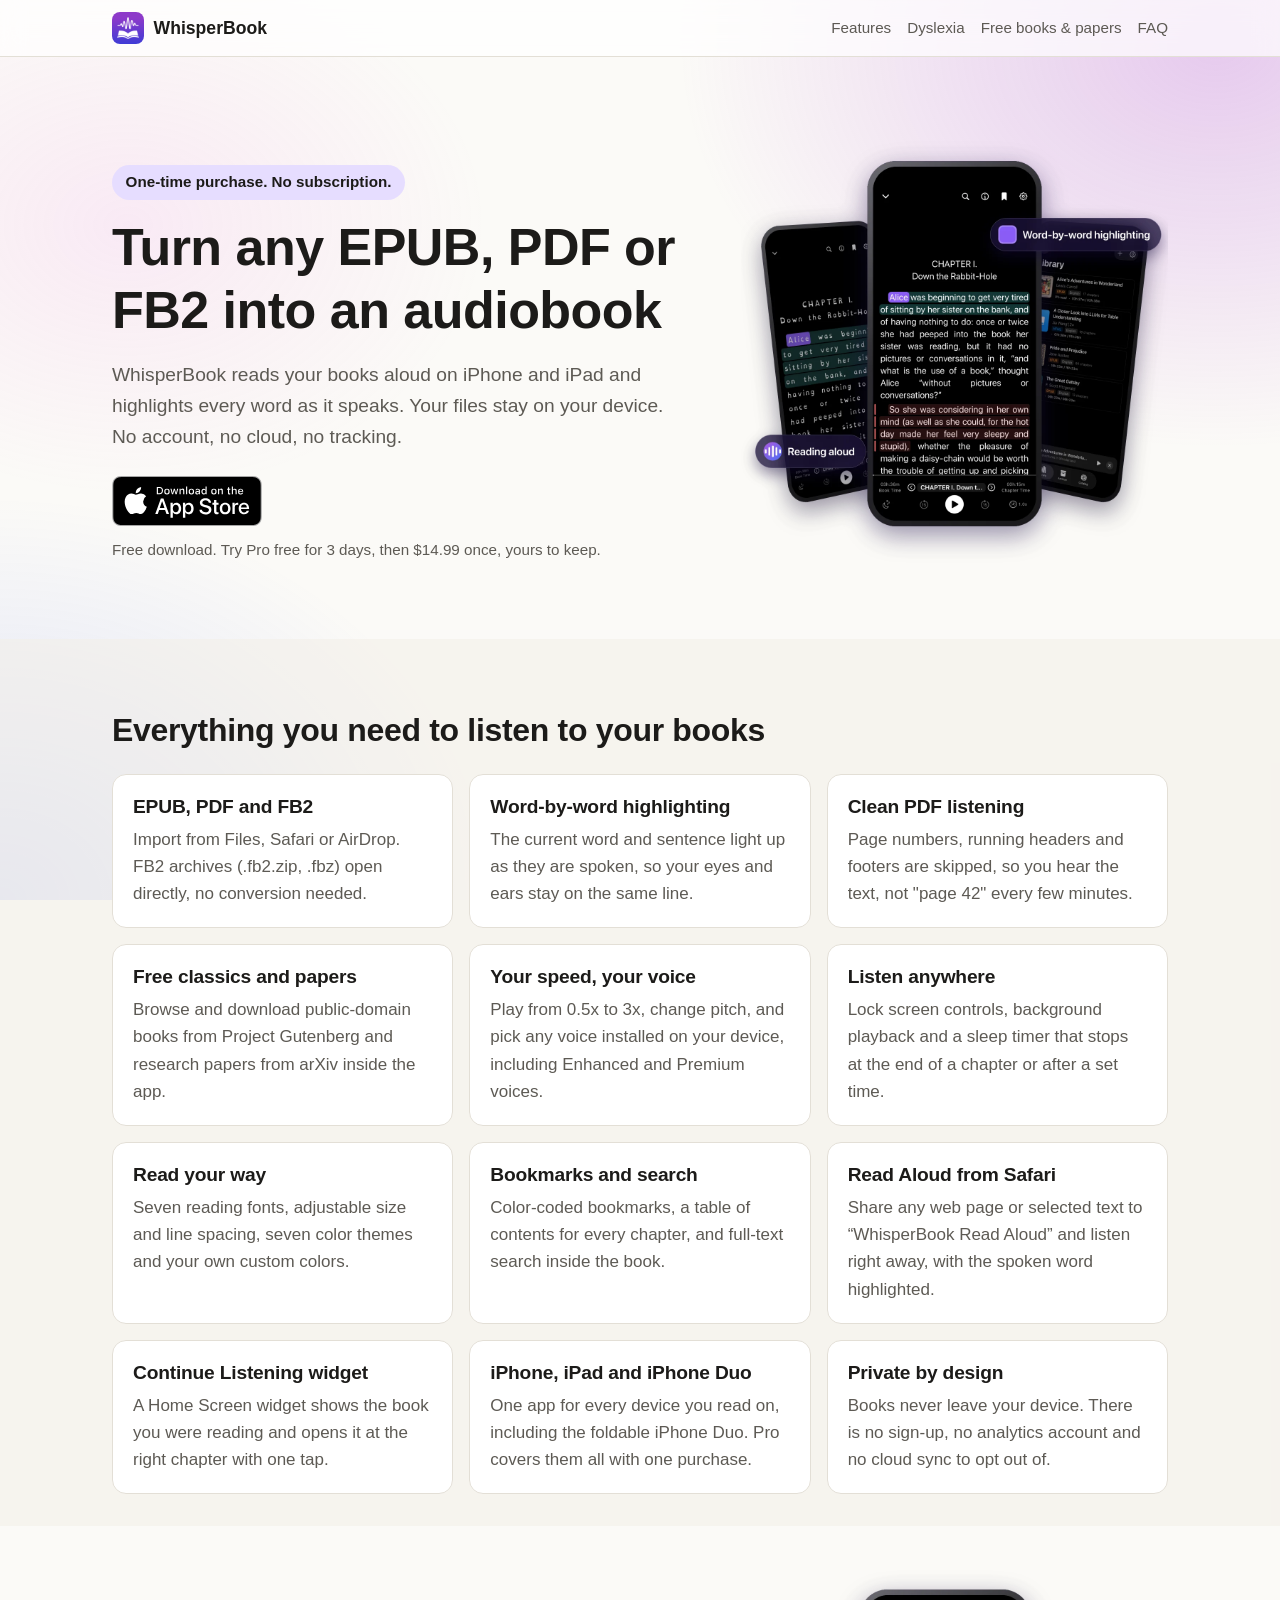
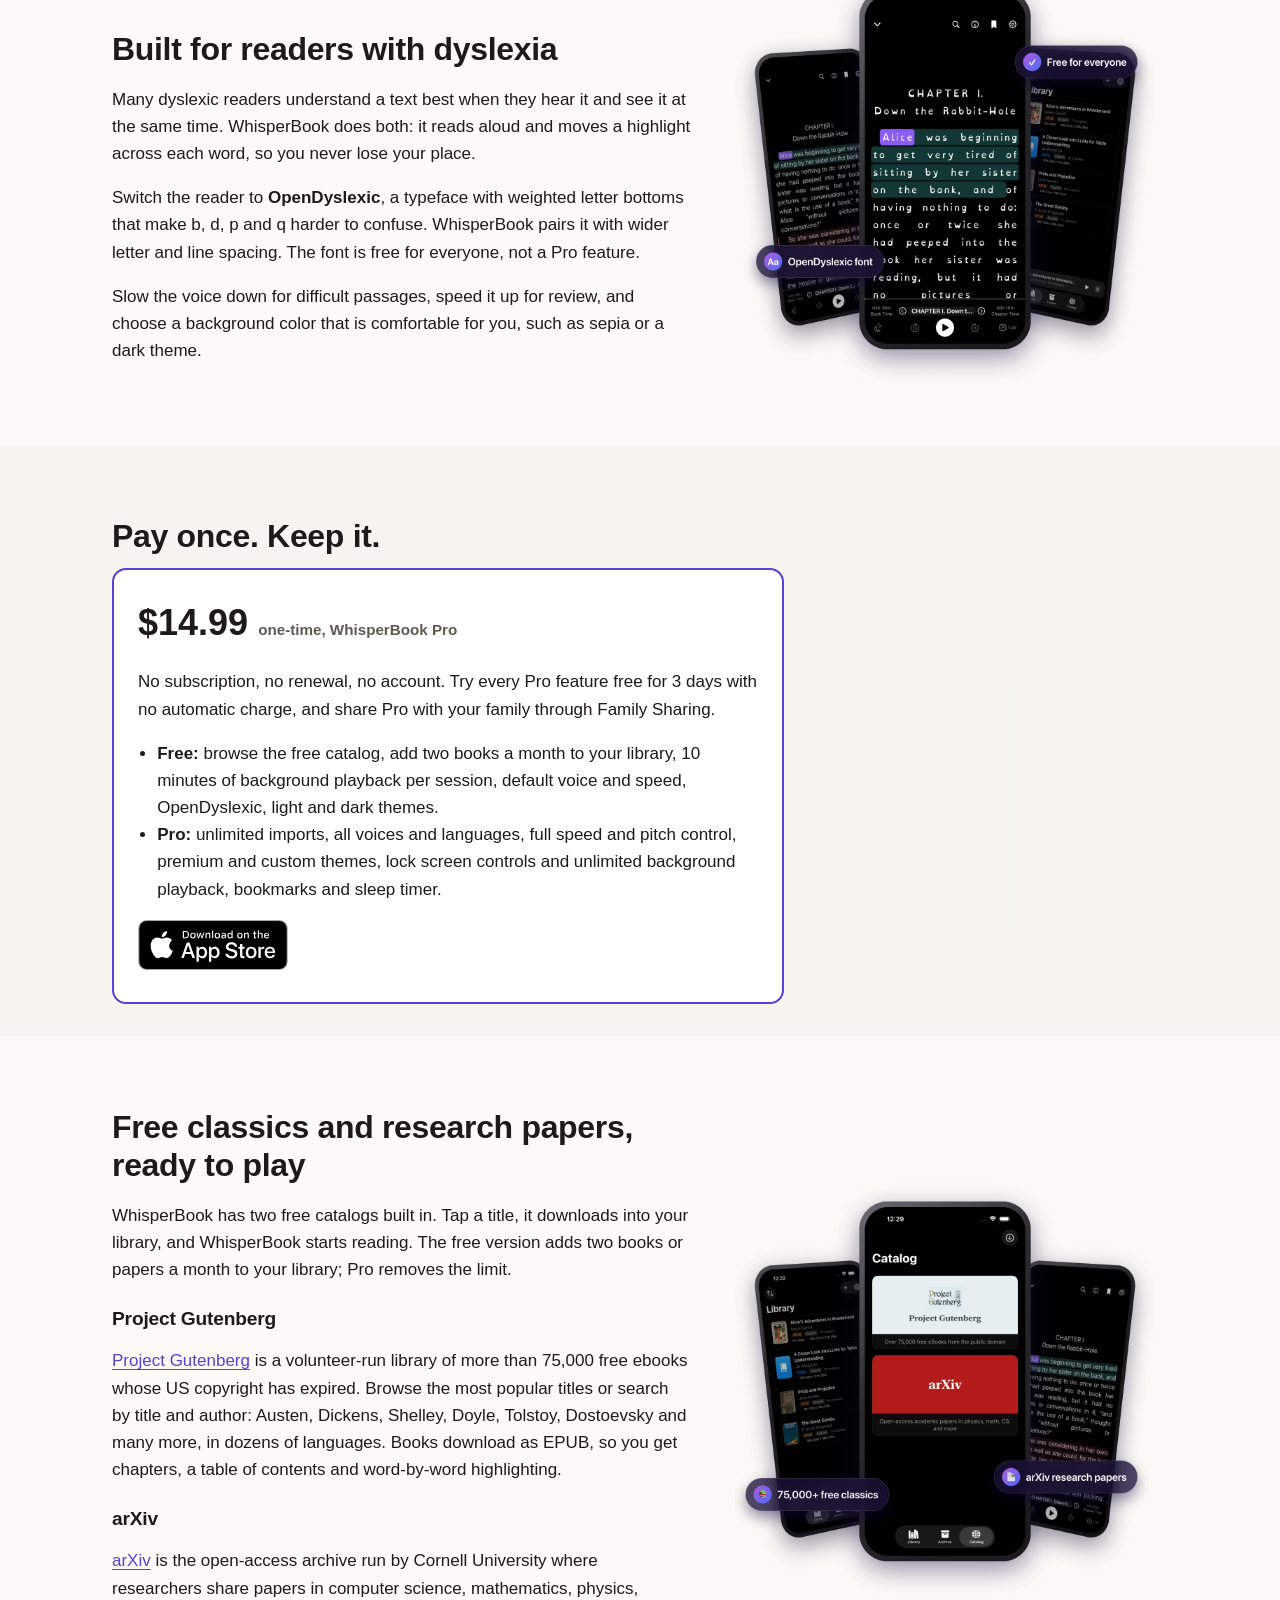
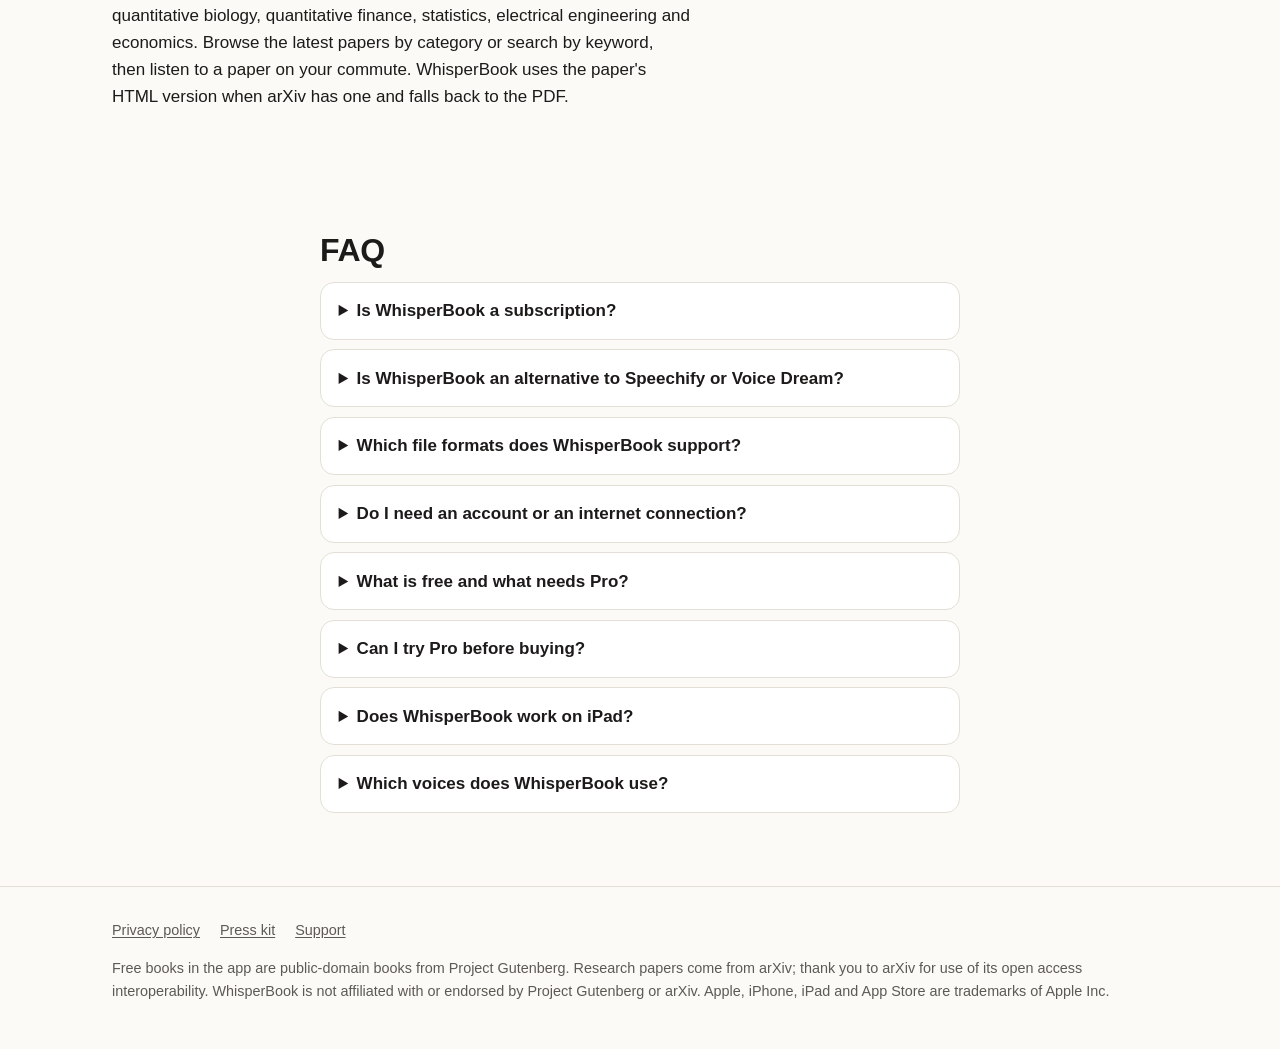
<file: whisperbook/index.html>
<!doctype html>
<html lang="en">
<head>
<meta charset="utf-8">
<meta name="viewport" content="width=device-width, initial-scale=1">
<title>WhisperBook: Turn EPUB, PDF and FB2 into Audiobooks on iPhone</title>
<meta name="description" content="WhisperBook reads EPUB, PDF and FB2 books aloud on iPhone and iPad with real-time word highlighting and an OpenDyslexic font. One-time purchase, no subscription.">
<link rel="canonical" href="https://olicika.github.io/whisperbook/">
<meta name="apple-itunes-app" content="app-id=6759533461">
<meta name="theme-color" content="#fbfaf7" media="(prefers-color-scheme: light)">
<meta name="theme-color" content="#121212" media="(prefers-color-scheme: dark)">
<link rel="icon" href="assets/icon.svg" type="image/svg+xml">
<link rel="icon" href="assets/favicon-64.png" type="image/png" sizes="64x64">
<link rel="apple-touch-icon" href="assets/apple-touch-icon.png">
<link rel="stylesheet" href="style.css">
<meta property="og:type" content="website">
<meta property="og:site_name" content="WhisperBook">
<meta property="og:title" content="WhisperBook: Turn EPUB, PDF and FB2 into Audiobooks">
<meta property="og:description" content="Read-aloud app for iPhone and iPad with word highlighting, an OpenDyslexic font and free classic books. One-time purchase, no subscription.">
<meta property="og:url" content="https://olicika.github.io/whisperbook/">
<meta property="og:image" content="https://olicika.github.io/whisperbook/assets/og.jpg">
<meta property="og:image:width" content="1200">
<meta property="og:image:height" content="630">
<meta property="og:image:alt" content="WhisperBook reading a book aloud with each word highlighted, on iPhone.">
<meta name="twitter:card" content="summary_large_image">
<meta name="twitter:title" content="WhisperBook: Turn EPUB, PDF and FB2 into Audiobooks">
<meta name="twitter:description" content="Read-aloud app for iPhone and iPad with word highlighting, an OpenDyslexic font and free classic books. One-time purchase, no subscription.">
<meta name="twitter:image" content="https://olicika.github.io/whisperbook/assets/og.jpg">
<script type="application/ld+json">
{
  "@context": "https://schema.org",
  "@type": "SoftwareApplication",
  "name": "WhisperBook",
  "alternateName": "WhisperBook: Read Aloud & EPUB",
  "operatingSystem": "iOS, iPadOS",
  "applicationCategory": "BookApplication",
  "description": "Text-to-speech reader that turns EPUB, PDF and FB2 books into audiobooks with real-time word and sentence highlighting, an OpenDyslexic font and a free catalog of public-domain books.",
  "url": "https://olicika.github.io/whisperbook/",
  "downloadUrl": "https://apps.apple.com/app/id6759533461",
  "image": "https://olicika.github.io/whisperbook/assets/icon-512.png",
  "screenshot": "https://olicika.github.io/whisperbook/assets/shot-reader.webp",
  "featureList": [
    "Read EPUB, PDF and FB2 aloud",
    "Real-time word and sentence highlighting",
    "OpenDyslexic font",
    "Free Project Gutenberg and arXiv catalog",
    "Read Aloud share extension for Safari and selected text",
    "Continue Listening Home Screen widget",
    "Speed from 0.5x to 3x",
    "Sleep timer",
    "On-device, no account"
  ],
  "offers": [
    {
      "@type": "Offer",
      "name": "Free download",
      "price": "0",
      "priceCurrency": "USD"
    },
    {
      "@type": "Offer",
      "name": "WhisperBook Pro (one-time purchase)",
      "price": "14.99",
      "priceCurrency": "USD"
    }
  ]
}
</script>
<script type="application/ld+json">
{
  "@context": "https://schema.org",
  "@type": "FAQPage",
  "mainEntity": [
    {
      "@type": "Question",
      "name": "Is WhisperBook a subscription?",
      "acceptedAnswer": { "@type": "Answer", "text": "No. WhisperBook is free to download. WhisperBook Pro is a single $14.99 in-app purchase that you pay once and keep. There is no subscription and no renewal." }
    },
    {
      "@type": "Question",
      "name": "Is WhisperBook an alternative to Speechify or Voice Dream?",
      "acceptedAnswer": { "@type": "Answer", "text": "Yes, for listening to your own EPUB, PDF and FB2 files. The biggest difference is the price model: WhisperBook Pro is a one-time purchase, while Speechify and Voice Dream Reader are sold as subscriptions. WhisperBook also needs no account and plays offline with the voices on your device." }
    },
    {
      "@type": "Question",
      "name": "Which file formats does WhisperBook support?",
      "acceptedAnswer": { "@type": "Answer", "text": "EPUB, PDF and FB2 (FictionBook), including .fb2.zip and .fbz archives. DRM-protected books bought from stores such as Apple Books or Kindle cannot be imported." }
    },
    {
      "@type": "Question",
      "name": "Do I need an account or an internet connection?",
      "acceptedAnswer": { "@type": "Answer", "text": "No account is needed. Your books stay on your device and speech is generated by the voices built into iOS, so imported books play offline. You only need a connection to download books from the free catalog." }
    },
    {
      "@type": "Question",
      "name": "What is free and what needs Pro?",
      "acceptedAnswer": { "@type": "Answer", "text": "Free: browse and download the Project Gutenberg and arXiv catalog, add two books per month to your library (from the catalog or your own files), 10 minutes of background playback per session, the default voice and speed, the OpenDyslexic font, and light and dark themes. Pro adds unlimited imports, all voices and languages, full speed and pitch control, premium and custom themes, lock screen controls and unlimited background playback, bookmarks and the sleep timer." }
    },
    {
      "@type": "Question",
      "name": "Can I try Pro before buying?",
      "acceptedAnswer": { "@type": "Answer", "text": "Yes. Start a free 3-day Pro trial from inside the app. It unlocks every Pro feature and ends on its own, with no automatic charge." }
    },
    {
      "@type": "Question",
      "name": "Does WhisperBook work on iPad?",
      "acceptedAnswer": { "@type": "Answer", "text": "Yes. WhisperBook runs on iPhone and iPad, and a Pro purchase covers both when you use the same Apple Account. Pro also supports Family Sharing." }
    },
    {
      "@type": "Question",
      "name": "Which voices does WhisperBook use?",
      "acceptedAnswer": { "@type": "Answer", "text": "WhisperBook uses the text-to-speech voices installed on your device. You can download higher-quality Enhanced and Premium voices for free in the iOS Settings app under Accessibility, Spoken Content, Voices." }
    }
  ]
}
</script>
</head>
<body>
<a class="skip-link" href="#main">Skip to content</a>
<header class="site-header">
  <div class="wrap">
    <a class="brand" href="./"><img src="assets/apple-touch-icon.png" alt="" width="32" height="32">WhisperBook</a>
    <nav class="site-nav" aria-label="Main">
      <a href="#features">Features</a>
      <a href="#dyslexia">Dyslexia</a>
      <a href="#free-books">Free books &amp; papers</a>
      <a href="#faq">FAQ</a>
    </nav>
  </div>
</header>

<main id="main">
  <section class="hero">
    <div class="wrap hero-grid">
      <div>
        <p class="pill">One-time purchase. No subscription.</p>
        <h1>Turn any EPUB, PDF or FB2 into an audiobook</h1>
        <p class="lede">WhisperBook reads your books aloud on iPhone and iPad and highlights every word as it speaks. Your files stay on your device. No account, no cloud, no tracking.</p>
        <div class="cta-row">
          <a class="app-store-badge" href="https://apps.apple.com/app/apple-store/id6759533461?pt=118416807&amp;ct=website-hero&amp;mt=8"><img src="assets/app-store-badge.svg" alt="Download on the App Store" width="150" height="50"></a>
          <p class="cta-note">Free download. Try Pro free for 3 days, then $14.99 once, yours to keep.</p>
        </div>
      </div>
      <img class="screenshot hero-shot" src="assets/shot-reader.webp" width="1200" height="1300" alt="WhisperBook reading Alice's Adventures in Wonderland aloud with the current word and sentence highlighted, between the OpenDyslexic reader and the library.">
    </div>
  </section>

  <section class="section section-alt" id="features" aria-labelledby="features-title">
    <div class="wrap">
      <h2 id="features-title">Everything you need to listen to your books</h2>
      <ul class="features">
        <li class="feature">
          <h3>EPUB, PDF and FB2</h3>
          <p>Import from Files, Safari or AirDrop. FB2 archives (.fb2.zip, .fbz) open directly, no conversion needed.</p>
        </li>
        <li class="feature">
          <h3>Word-by-word highlighting</h3>
          <p>The current word and sentence light up as they are spoken, so your eyes and ears stay on the same line.</p>
        </li>
        <li class="feature">
          <h3>Clean PDF listening</h3>
          <p>Page numbers, running headers and footers are skipped, so you hear the text, not "page 42" every few minutes.</p>
        </li>
        <li class="feature">
          <h3>Free classics and papers</h3>
          <p>Browse and download public-domain books from Project Gutenberg and research papers from arXiv inside the app.</p>
        </li>
        <li class="feature">
          <h3>Your speed, your voice</h3>
          <p>Play from 0.5x to 3x, change pitch, and pick any voice installed on your device, including Enhanced and Premium voices.</p>
        </li>
        <li class="feature">
          <h3>Listen anywhere</h3>
          <p>Lock screen controls, background playback and a sleep timer that stops at the end of a chapter or after a set time.</p>
        </li>
        <li class="feature">
          <h3>Read your way</h3>
          <p>Seven reading fonts, adjustable size and line spacing, seven color themes and your own custom colors.</p>
        </li>
        <li class="feature">
          <h3>Bookmarks and search</h3>
          <p>Color-coded bookmarks, a table of contents for every chapter, and full-text search inside the book.</p>
        </li>
        <li class="feature">
          <h3>Read Aloud from Safari</h3>
          <p>Share any web page or selected text to “WhisperBook Read Aloud” and listen right away, with the spoken word highlighted.</p>
        </li>
        <li class="feature">
          <h3>Continue Listening widget</h3>
          <p>A Home Screen widget shows the book you were reading and opens it at the right chapter with one tap.</p>
        </li>
        <li class="feature">
          <h3>iPhone, iPad and iPhone Duo</h3>
          <p>One app for every device you read on, including the foldable iPhone Duo. Pro covers them all with one purchase.</p>
        </li>
        <li class="feature">
          <h3>Private by design</h3>
          <p>Books never leave your device. There is no sign-up, no analytics account and no cloud sync to opt out of.</p>
        </li>
      </ul>
    </div>
  </section>

  <section class="section" id="dyslexia" aria-labelledby="dyslexia-title">
    <div class="wrap split">
      <div class="prose">
        <h2 id="dyslexia-title">Built for readers with dyslexia</h2>
        <p>Many dyslexic readers understand a text best when they hear it and see it at the same time. WhisperBook does both: it reads aloud and moves a highlight across each word, so you never lose your place.</p>
        <p>Switch the reader to <strong>OpenDyslexic</strong>, a typeface with weighted letter bottoms that make b, d, p and q harder to confuse. WhisperBook pairs it with wider letter and line spacing. The font is free for everyone, not a Pro feature.</p>
        <p>Slow the voice down for difficult passages, speed it up for review, and choose a background color that is comfortable for you, such as sepia or a dark theme.</p>
      </div>
      <img class="screenshot" src="assets/shot-dyslexic.webp" width="1200" height="1300" loading="lazy" alt="WhisperBook reader using the OpenDyslexic font with wide spacing and the spoken sentence highlighted, next to the same page in a standard font.">
    </div>
  </section>

  <section class="section section-alt" id="pricing" aria-labelledby="pricing-title">
    <div class="wrap">
      <h2 id="pricing-title">Pay once. Keep it.</h2>
      <div class="price-card">
        <p class="price">$14.99 <span class="cta-note">one-time, WhisperBook Pro</span></p>
        <p>No subscription, no renewal, no account. Try every Pro feature free for 3 days with no automatic charge, and share Pro with your family through Family Sharing.</p>
        <ul>
          <li><strong>Free:</strong> browse the free catalog, add two books a month to your library, 10 minutes of background playback per session, default voice and speed, OpenDyslexic, light and dark themes.</li>
          <li><strong>Pro:</strong> unlimited imports, all voices and languages, full speed and pitch control, premium and custom themes, lock screen controls and unlimited background playback, bookmarks and sleep timer.</li>
        </ul>
        <a class="app-store-badge" href="https://apps.apple.com/app/apple-store/id6759533461?pt=118416807&amp;ct=website-pricing&amp;mt=8"><img src="assets/app-store-badge.svg" alt="Download on the App Store" width="150" height="50"></a>
      </div>
    </div>
  </section>

  <section class="section" id="free-books" aria-labelledby="free-books-title">
    <div class="wrap split">
      <div class="prose">
        <h2 id="free-books-title">Free classics and research papers, ready to play</h2>
        <p>WhisperBook has two free catalogs built in. Tap a title, it downloads into your library, and WhisperBook starts reading. The free version adds two books or papers a month to your library; Pro removes the limit.</p>
        <h3>Project Gutenberg</h3>
        <p><a href="https://www.gutenberg.org/">Project Gutenberg</a> is a volunteer-run library of more than 75,000 free ebooks whose US copyright has expired. Browse the most popular titles or search by title and author: Austen, Dickens, Shelley, Doyle, Tolstoy, Dostoevsky and many more, in dozens of languages. Books download as EPUB, so you get chapters, a table of contents and word-by-word highlighting.</p>
        <h3>arXiv</h3>
        <p><a href="https://arxiv.org/">arXiv</a> is the open-access archive run by Cornell University where researchers share papers in computer science, mathematics, physics, quantitative biology, quantitative finance, statistics, electrical engineering and economics. Browse the latest papers by category or search by keyword, then listen to a paper on your commute. WhisperBook uses the paper's HTML version when arXiv has one and falls back to the PDF.</p>
      </div>
      <img class="screenshot" src="assets/shot-catalog.webp" width="1200" height="1300" loading="lazy" alt="WhisperBook library with imported books, next to the catalog with Project Gutenberg and arXiv.">
    </div>
  </section>

  <section class="section faq" id="faq" aria-labelledby="faq-title">
    <div class="wrap prose">
      <h2 id="faq-title">FAQ</h2>
      <details>
        <summary>Is WhisperBook a subscription?</summary>
        <p>No. WhisperBook is free to download. WhisperBook Pro is a single $14.99 in-app purchase that you pay once and keep. There is no subscription and no renewal.</p>
      </details>
      <details>
        <summary>Is WhisperBook an alternative to Speechify or Voice Dream?</summary>
        <p>Yes, for listening to your own EPUB, PDF and FB2 files. The biggest difference is the price model: WhisperBook Pro is a one-time purchase, while Speechify and Voice Dream Reader are sold as subscriptions. WhisperBook also needs no account and plays offline with the voices on your device.</p>
      </details>
      <details>
        <summary>Which file formats does WhisperBook support?</summary>
        <p>EPUB, PDF and FB2 (FictionBook), including .fb2.zip and .fbz archives. DRM-protected books bought from stores such as Apple Books or Kindle cannot be imported.</p>
      </details>
      <details>
        <summary>Do I need an account or an internet connection?</summary>
        <p>No account is needed. Your books stay on your device and speech is generated by the voices built into iOS, so imported books play offline. You only need a connection to download books from the free catalog.</p>
      </details>
      <details>
        <summary>What is free and what needs Pro?</summary>
        <p>Free: browse and download the Project Gutenberg and arXiv catalog, add two books per month to your library (from the catalog or your own files), 10 minutes of background playback per session, the default voice and speed, the OpenDyslexic font, and light and dark themes. Pro adds unlimited imports, all voices and languages, full speed and pitch control, premium and custom themes, lock screen controls and unlimited background playback, bookmarks and the sleep timer.</p>
      </details>
      <details>
        <summary>Can I try Pro before buying?</summary>
        <p>Yes. Start a free 3-day Pro trial from inside the app. It unlocks every Pro feature and ends on its own, with no automatic charge.</p>
      </details>
      <details>
        <summary>Does WhisperBook work on iPad?</summary>
        <p>Yes. WhisperBook runs on iPhone and iPad, and a Pro purchase covers both when you use the same Apple Account. Pro also supports Family Sharing.</p>
      </details>
      <details>
        <summary>Which voices does WhisperBook use?</summary>
        <p>WhisperBook uses the text-to-speech voices installed on your device. You can download higher-quality Enhanced and Premium voices for free in the iOS Settings app under Accessibility, Spoken Content, Voices.</p>
      </details>
    </div>
  </section>
</main>

<footer class="site-footer">
  <div class="wrap">
    <nav aria-label="Footer">
      <a href="privacy-policy.html">Privacy policy</a>
      <a href="press.html">Press kit</a>
      <a href="https://github.com/olicika/ScreamBook-Issues/issues">Support</a>
    </nav>
    <p>Free books in the app are public-domain books from Project Gutenberg. Research papers come from arXiv; thank you to arXiv for use of its open access interoperability. WhisperBook is not affiliated with or endorsed by Project Gutenberg or arXiv. Apple, iPhone, iPad and App Store are trademarks of Apple Inc.</p>
  </div>
</footer>
</body>
</html>
</file>
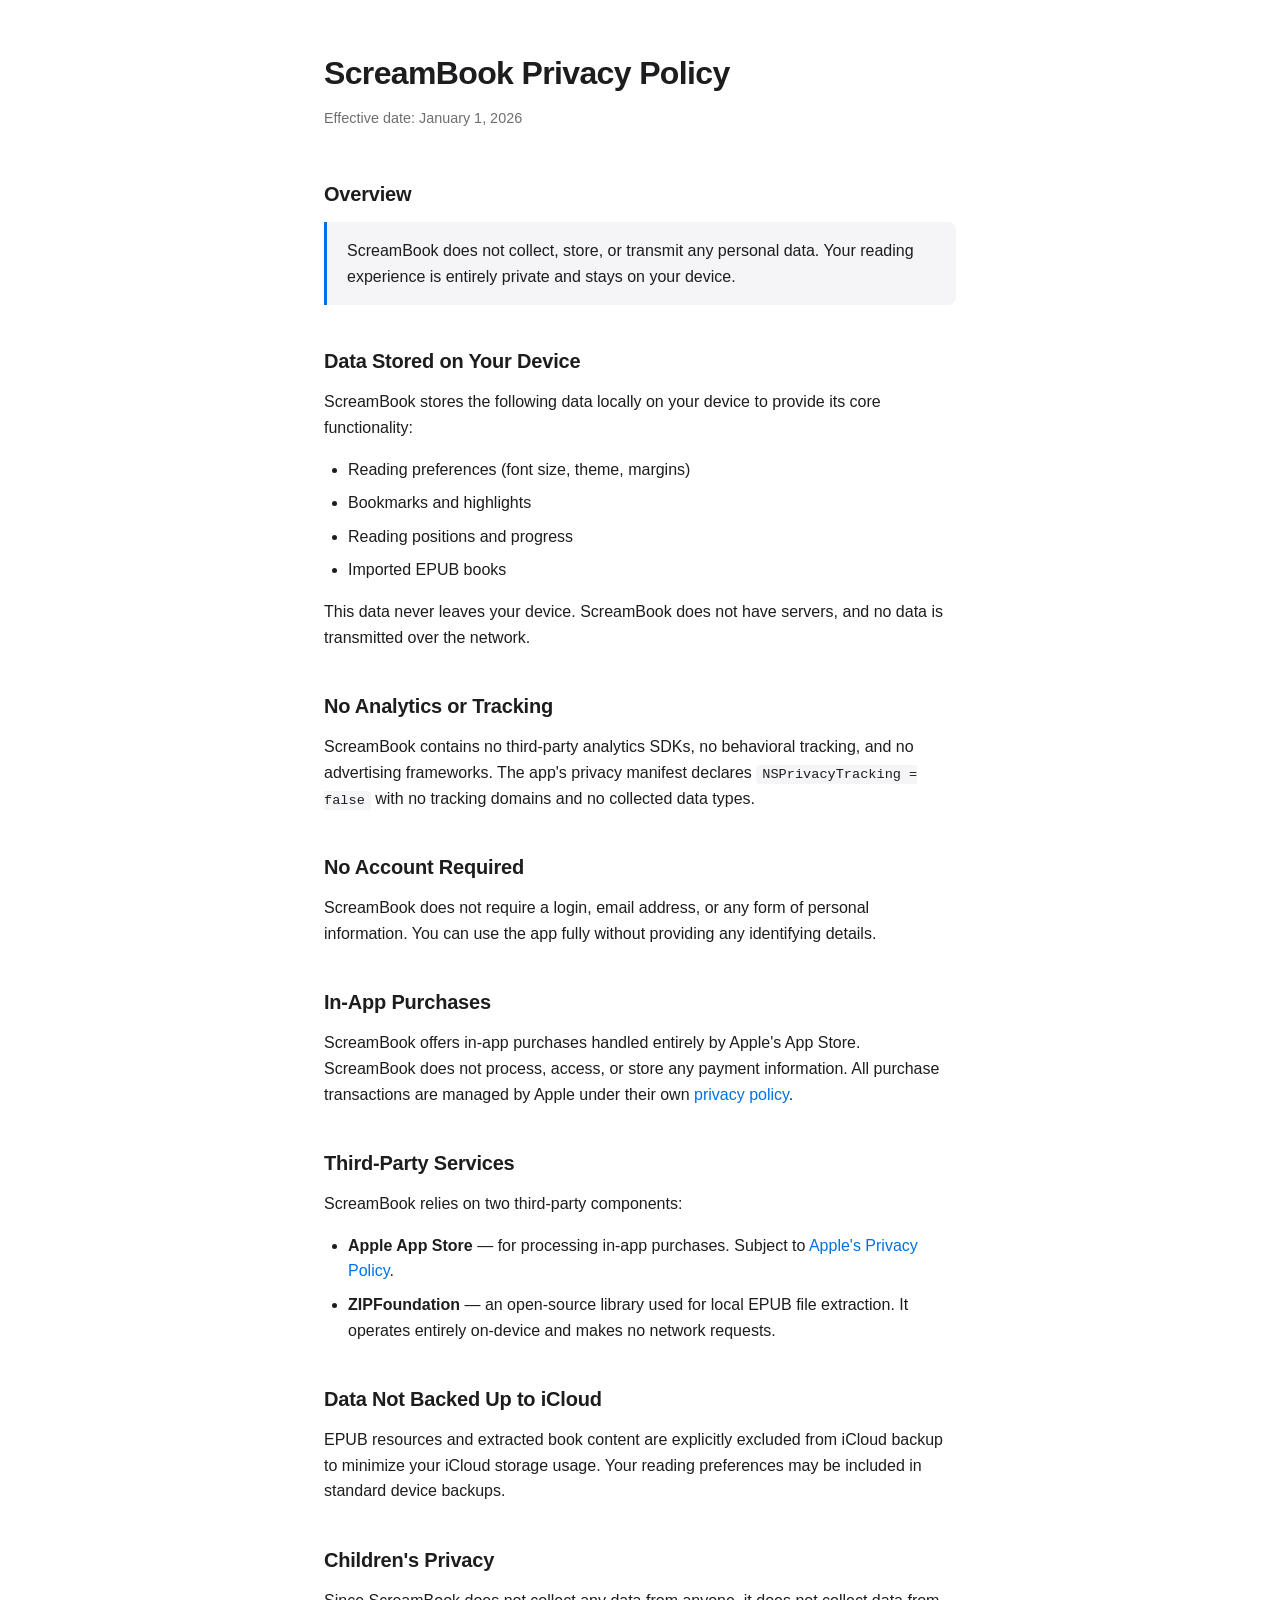
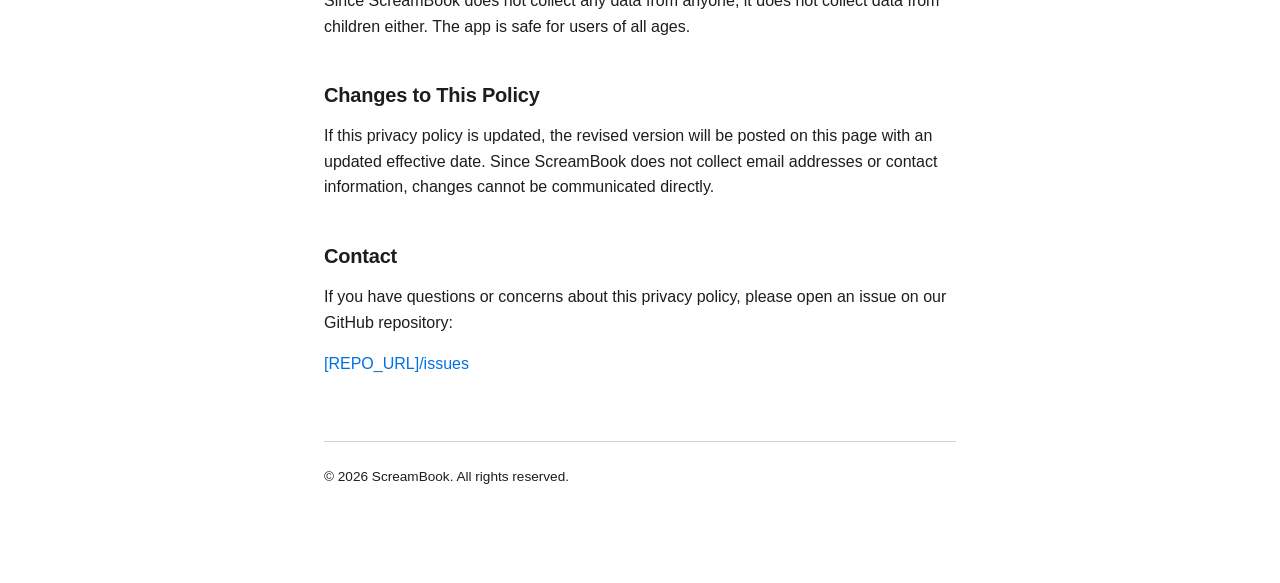
<file: screambook-privacy-policy.html>
<!DOCTYPE html>
<html lang="en">
<head>
    <meta charset="UTF-8">
    <meta name="viewport" content="width=device-width, initial-scale=1.0">
    <title>ScreamBook Privacy Policy</title>
    <style>
        :root {
            --bg: #ffffff;
            --text: #1d1d1f;
            --text-secondary: #6e6e73;
            --border: #d2d2d7;
            --accent: #0071e3;
            --surface: #f5f5f7;
        }

        @media (prefers-color-scheme: dark) {
            :root {
                --bg: #1d1d1f;
                --text: #f5f5f7;
                --text-secondary: #a1a1a6;
                --border: #424245;
                --accent: #2997ff;
                --surface: #2c2c2e;
            }
        }

        * {
            margin: 0;
            padding: 0;
            box-sizing: border-box;
        }

        body {
            font-family: -apple-system, BlinkMacSystemFont, "SF Pro Text", "Helvetica Neue", Helvetica, Arial, sans-serif;
            background: var(--bg);
            color: var(--text);
            line-height: 1.6;
            -webkit-font-smoothing: antialiased;
            -moz-osx-font-smoothing: grayscale;
        }

        main {
            max-width: 680px;
            margin: 0 auto;
            padding: 48px 24px 80px;
        }

        header {
            margin-bottom: 48px;
        }

        h1 {
            font-size: 2rem;
            font-weight: 700;
            letter-spacing: -0.02em;
            margin-bottom: 8px;
        }

        .effective-date {
            color: var(--text-secondary);
            font-size: 0.9rem;
        }

        h2 {
            font-size: 1.25rem;
            font-weight: 600;
            letter-spacing: -0.01em;
            margin-top: 40px;
            margin-bottom: 12px;
        }

        p {
            margin-bottom: 16px;
            color: var(--text);
        }

        ul {
            margin-bottom: 16px;
            padding-left: 24px;
        }

        li {
            margin-bottom: 8px;
        }

        a {
            color: var(--accent);
            text-decoration: none;
        }

        a:hover {
            text-decoration: underline;
        }

        .highlight {
            background: var(--surface);
            border-left: 3px solid var(--accent);
            padding: 16px 20px;
            border-radius: 0 8px 8px 0;
            margin-bottom: 16px;
        }

        code {
            font-family: "SF Mono", SFMono-Regular, Menlo, Monaco, Consolas, monospace;
            font-size: 0.85em;
            background: var(--surface);
            padding: 2px 6px;
            border-radius: 4px;
        }

        footer {
            margin-top: 64px;
            padding-top: 24px;
            border-top: 1px solid var(--border);
            color: var(--text-secondary);
            font-size: 0.85rem;
        }
    </style>
</head>
<body>
    <main>
        <header>
            <h1>ScreamBook Privacy Policy</h1>
            <p class="effective-date">Effective date: January 1, 2026</p>
        </header>

        <h2>Overview</h2>
        <div class="highlight">
            <p style="margin-bottom: 0;">ScreamBook does not collect, store, or transmit any personal data. Your reading experience is entirely private and stays on your device.</p>
        </div>

        <h2>Data Stored on Your Device</h2>
        <p>ScreamBook stores the following data locally on your device to provide its core functionality:</p>
        <ul>
            <li>Reading preferences (font size, theme, margins)</li>
            <li>Bookmarks and highlights</li>
            <li>Reading positions and progress</li>
            <li>Imported EPUB books</li>
        </ul>
        <p>This data never leaves your device. ScreamBook does not have servers, and no data is transmitted over the network.</p>

        <h2>No Analytics or Tracking</h2>
        <p>ScreamBook contains no third-party analytics SDKs, no behavioral tracking, and no advertising frameworks. The app's privacy manifest declares <code>NSPrivacyTracking = false</code> with no tracking domains and no collected data types.</p>

        <h2>No Account Required</h2>
        <p>ScreamBook does not require a login, email address, or any form of personal information. You can use the app fully without providing any identifying details.</p>

        <h2>In-App Purchases</h2>
        <p>ScreamBook offers in-app purchases handled entirely by Apple's App Store. ScreamBook does not process, access, or store any payment information. All purchase transactions are managed by Apple under their own <a href="https://www.apple.com/legal/privacy/" target="_blank" rel="noopener">privacy policy</a>.</p>

        <h2>Third-Party Services</h2>
        <p>ScreamBook relies on two third-party components:</p>
        <ul>
            <li><strong>Apple App Store</strong> &mdash; for processing in-app purchases. Subject to <a href="https://www.apple.com/legal/privacy/" target="_blank" rel="noopener">Apple's Privacy Policy</a>.</li>
            <li><strong>ZIPFoundation</strong> &mdash; an open-source library used for local EPUB file extraction. It operates entirely on-device and makes no network requests.</li>
        </ul>

        <h2>Data Not Backed Up to iCloud</h2>
        <p>EPUB resources and extracted book content are explicitly excluded from iCloud backup to minimize your iCloud storage usage. Your reading preferences may be included in standard device backups.</p>

        <h2>Children's Privacy</h2>
        <p>Since ScreamBook does not collect any data from anyone, it does not collect data from children either. The app is safe for users of all ages.</p>

        <h2>Changes to This Policy</h2>
        <p>If this privacy policy is updated, the revised version will be posted on this page with an updated effective date. Since ScreamBook does not collect email addresses or contact information, changes cannot be communicated directly.</p>

        <h2>Contact</h2>
        <p>If you have questions or concerns about this privacy policy, please open an issue on our GitHub repository:</p>
        <p><a href="[REPO_URL]/issues" target="_blank" rel="noopener">[REPO_URL]/issues</a></p>

        <footer>
            <p>&copy; 2026 ScreamBook. All rights reserved.</p>
        </footer>
    </main>
</body>
</html>
</file>
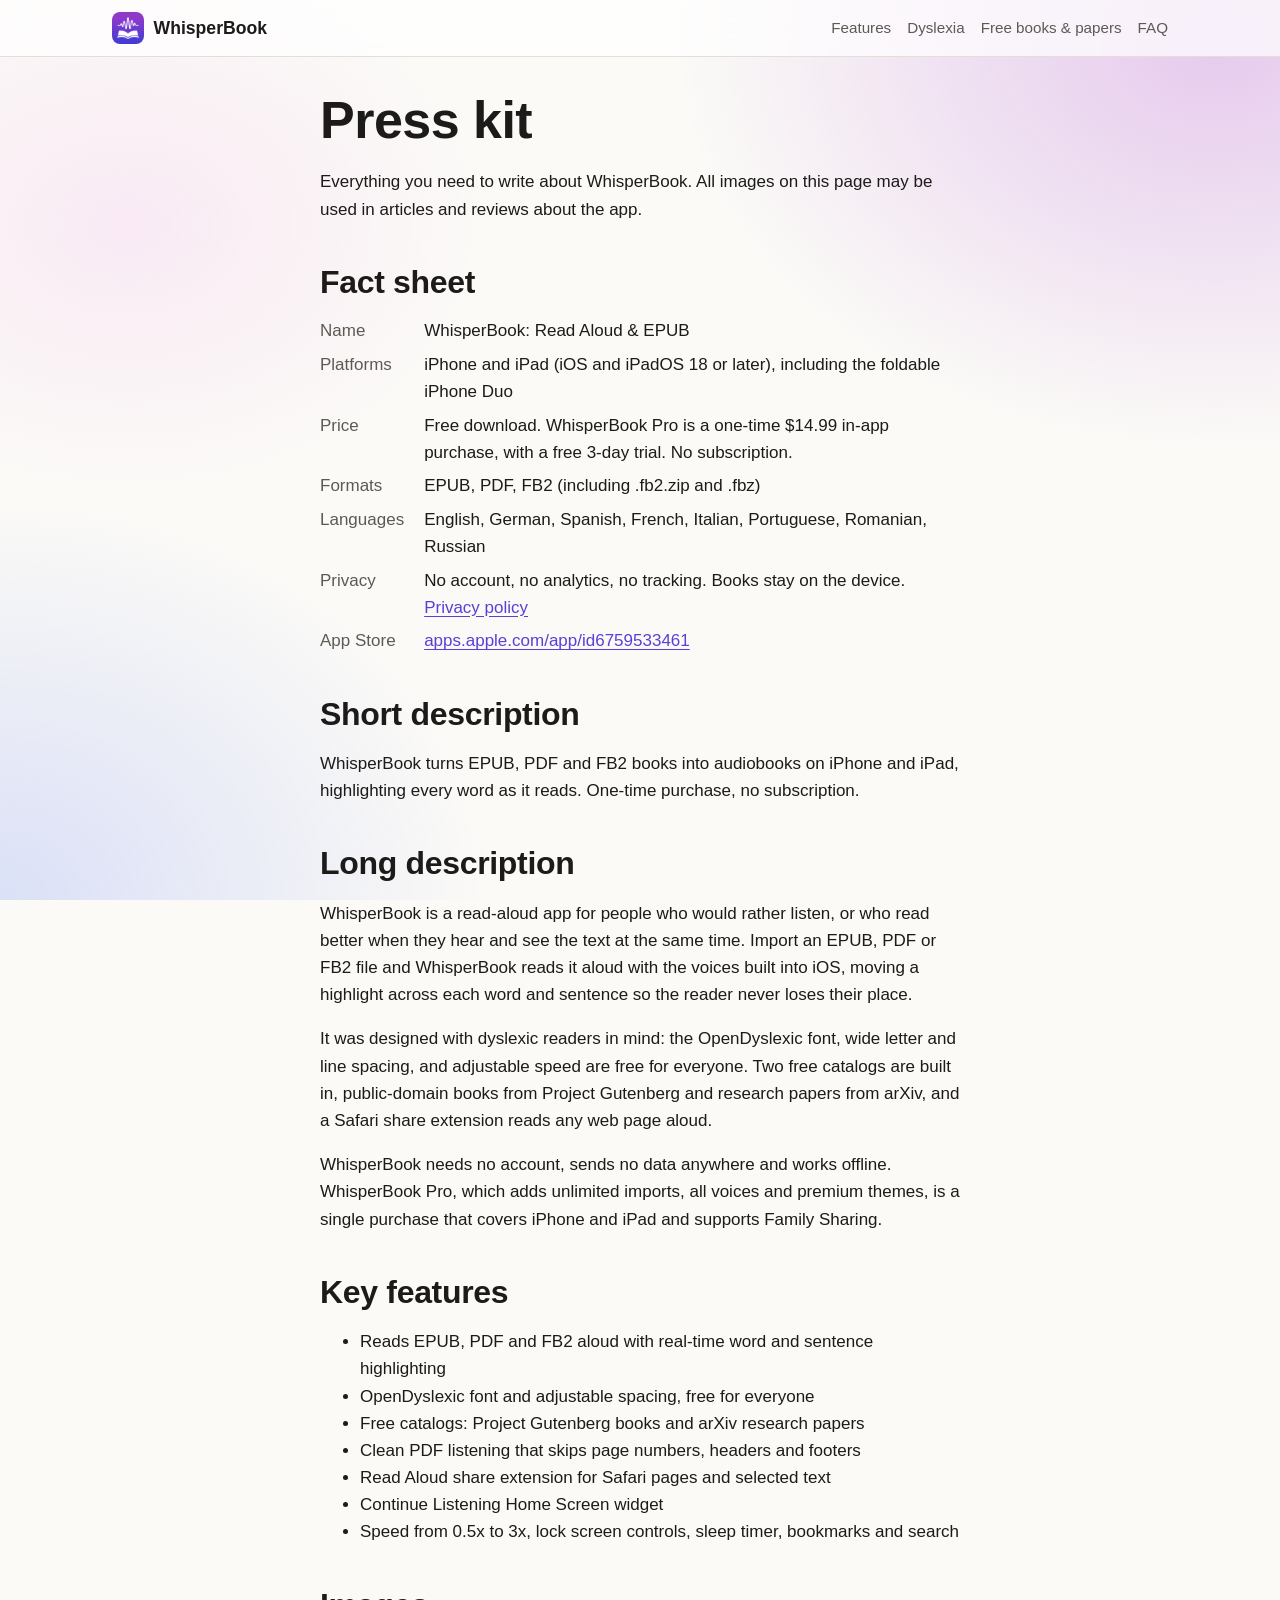
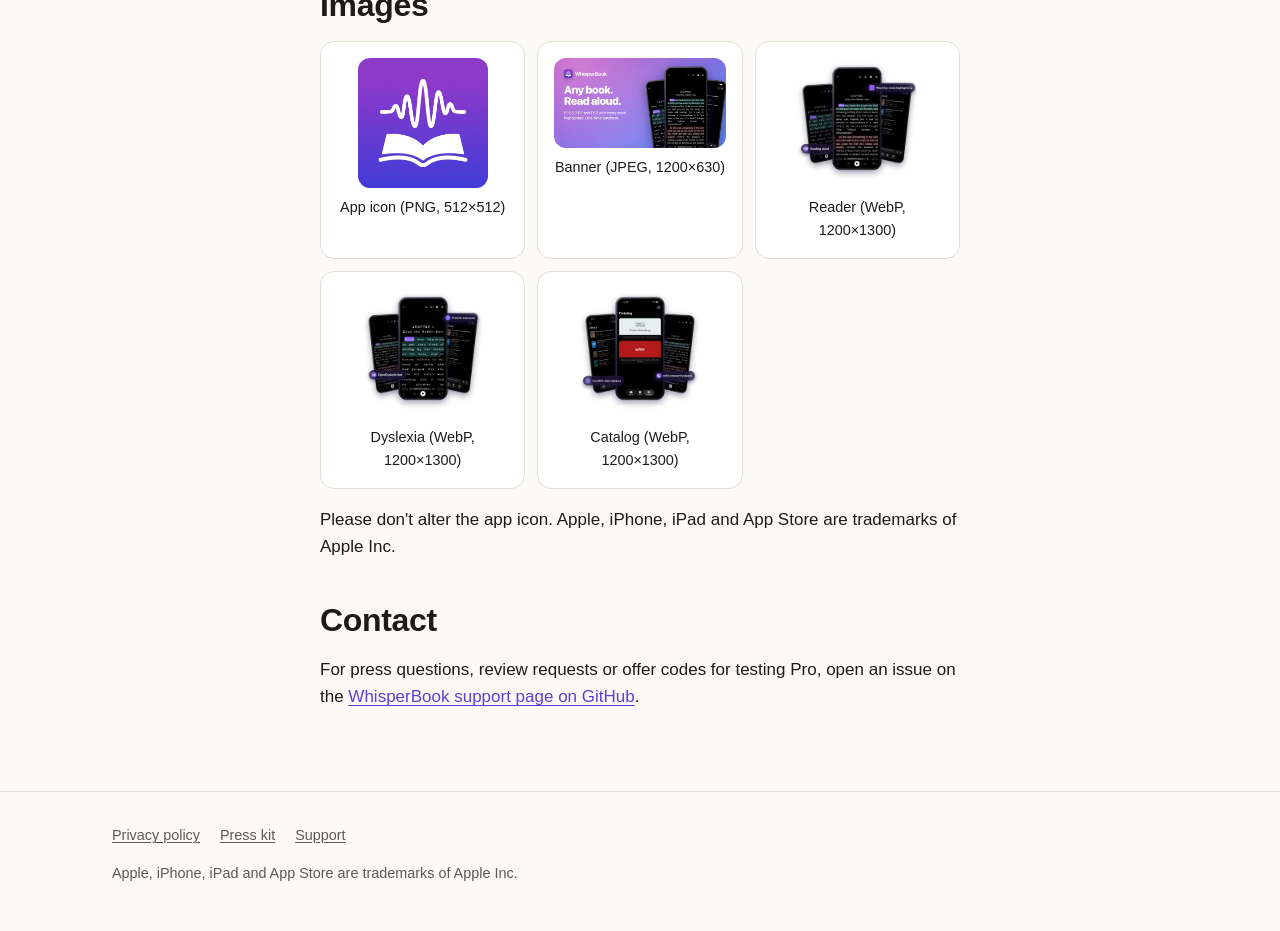
<file: whisperbook/press.html>
<!doctype html>
<html lang="en">
<head>
<meta charset="utf-8">
<meta name="viewport" content="width=device-width, initial-scale=1">
<title>Press Kit · WhisperBook</title>
<meta name="description" content="WhisperBook press kit: fact sheet, descriptions, app icon and screenshots for articles and reviews.">
<link rel="canonical" href="https://olicika.github.io/whisperbook/press.html">
<meta name="apple-itunes-app" content="app-id=6759533461">
<meta name="theme-color" content="#fbfaf7" media="(prefers-color-scheme: light)">
<meta name="theme-color" content="#121212" media="(prefers-color-scheme: dark)">
<link rel="icon" href="assets/icon.svg" type="image/svg+xml">
<link rel="icon" href="assets/favicon-64.png" type="image/png" sizes="64x64">
<link rel="apple-touch-icon" href="assets/apple-touch-icon.png">
<meta property="og:type" content="website">
<meta property="og:title" content="WhisperBook Press Kit">
<meta property="og:description" content="Fact sheet, descriptions, app icon and screenshots for WhisperBook, the read-aloud app for EPUB, PDF and FB2.">
<meta property="og:url" content="https://olicika.github.io/whisperbook/press.html">
<meta property="og:image" content="https://olicika.github.io/whisperbook/assets/og.jpg">
<meta name="twitter:card" content="summary_large_image">
<link rel="stylesheet" href="style.css">
</head>
<body>
<a class="skip-link" href="#main">Skip to content</a>
<header class="site-header">
  <div class="wrap">
    <a class="brand" href="./"><img src="assets/apple-touch-icon.png" alt="" width="32" height="32">WhisperBook</a>
    <nav class="site-nav" aria-label="Main">
      <a href="./#features">Features</a>
      <a href="./#dyslexia">Dyslexia</a>
      <a href="./#free-books">Free books &amp; papers</a>
      <a href="./#faq">FAQ</a>
    </nav>
  </div>
</header>

<main id="main">
  <section class="section">
    <div class="wrap prose">
      <h1>Press kit</h1>
      <p>Everything you need to write about WhisperBook. All images on this page may be used in articles and reviews about the app.</p>

      <h2>Fact sheet</h2>
      <dl class="facts">
        <dt>Name</dt><dd>WhisperBook: Read Aloud &amp; EPUB</dd>
        <dt>Platforms</dt><dd>iPhone and iPad (iOS and iPadOS 18 or later), including the foldable iPhone Duo</dd>
        <dt>Price</dt><dd>Free download. WhisperBook Pro is a one-time $14.99 in-app purchase, with a free 3-day trial. No subscription.</dd>
        <dt>Formats</dt><dd>EPUB, PDF, FB2 (including .fb2.zip and .fbz)</dd>
        <dt>Languages</dt><dd>English, German, Spanish, French, Italian, Portuguese, Romanian, Russian</dd>
        <dt>Privacy</dt><dd>No account, no analytics, no tracking. Books stay on the device. <a href="privacy-policy.html">Privacy policy</a></dd>
        <dt>App Store</dt><dd><a href="https://apps.apple.com/app/apple-store/id6759533461?pt=118416807&amp;ct=press-kit&amp;mt=8">apps.apple.com/app/id6759533461</a></dd>
      </dl>

      <h2>Short description</h2>
      <p>WhisperBook turns EPUB, PDF and FB2 books into audiobooks on iPhone and iPad, highlighting every word as it reads. One-time purchase, no subscription.</p>

      <h2>Long description</h2>
      <p>WhisperBook is a read-aloud app for people who would rather listen, or who read better when they hear and see the text at the same time. Import an EPUB, PDF or FB2 file and WhisperBook reads it aloud with the voices built into iOS, moving a highlight across each word and sentence so the reader never loses their place.</p>
      <p>It was designed with dyslexic readers in mind: the OpenDyslexic font, wide letter and line spacing, and adjustable speed are free for everyone. Two free catalogs are built in, public-domain books from Project Gutenberg and research papers from arXiv, and a Safari share extension reads any web page aloud.</p>
      <p>WhisperBook needs no account, sends no data anywhere and works offline. WhisperBook Pro, which adds unlimited imports, all voices and premium themes, is a single purchase that covers iPhone and iPad and supports Family Sharing.</p>

      <h2>Key features</h2>
      <ul>
        <li>Reads EPUB, PDF and FB2 aloud with real-time word and sentence highlighting</li>
        <li>OpenDyslexic font and adjustable spacing, free for everyone</li>
        <li>Free catalogs: Project Gutenberg books and arXiv research papers</li>
        <li>Clean PDF listening that skips page numbers, headers and footers</li>
        <li>Read Aloud share extension for Safari pages and selected text</li>
        <li>Continue Listening Home Screen widget</li>
        <li>Speed from 0.5x to 3x, lock screen controls, sleep timer, bookmarks and search</li>
      </ul>

      <h2>Images</h2>
      <ul class="press-assets">
        <li><a href="assets/icon-512.png" download><img src="assets/icon-512.png" alt="WhisperBook app icon" width="120" height="120" loading="lazy">App icon (PNG, 512×512)</a></li>
        <li><a href="assets/og.jpg" download><img src="assets/og.jpg" alt="WhisperBook banner: Any book. Read aloud." width="240" height="126" loading="lazy">Banner (JPEG, 1200×630)</a></li>
        <li><a href="assets/shot-reader.webp" download><img src="assets/shot-reader.webp" alt="WhisperBook reader with word highlighting" width="120" height="130" loading="lazy">Reader (WebP, 1200×1300)</a></li>
        <li><a href="assets/shot-dyslexic.webp" download><img src="assets/shot-dyslexic.webp" alt="WhisperBook with the OpenDyslexic font" width="120" height="130" loading="lazy">Dyslexia (WebP, 1200×1300)</a></li>
        <li><a href="assets/shot-catalog.webp" download><img src="assets/shot-catalog.webp" alt="WhisperBook catalog with Project Gutenberg and arXiv" width="120" height="130" loading="lazy">Catalog (WebP, 1200×1300)</a></li>
      </ul>
      <p>Please don't alter the app icon. Apple, iPhone, iPad and App Store are trademarks of Apple Inc.</p>

      <h2>Contact</h2>
      <p>For press questions, review requests or offer codes for testing Pro, open an issue on the <a href="https://github.com/olicika/ScreamBook-Issues/issues">WhisperBook support page on GitHub</a>.</p>
    </div>
  </section>
</main>

<footer class="site-footer">
  <div class="wrap">
    <nav aria-label="Footer">
      <a href="privacy-policy.html">Privacy policy</a>
      <a href="press.html">Press kit</a>
      <a href="https://github.com/olicika/ScreamBook-Issues/issues">Support</a>
    </nav>
    <p>Apple, iPhone, iPad and App Store are trademarks of Apple Inc.</p>
  </div>
</footer>
</body>
</html>
</file>
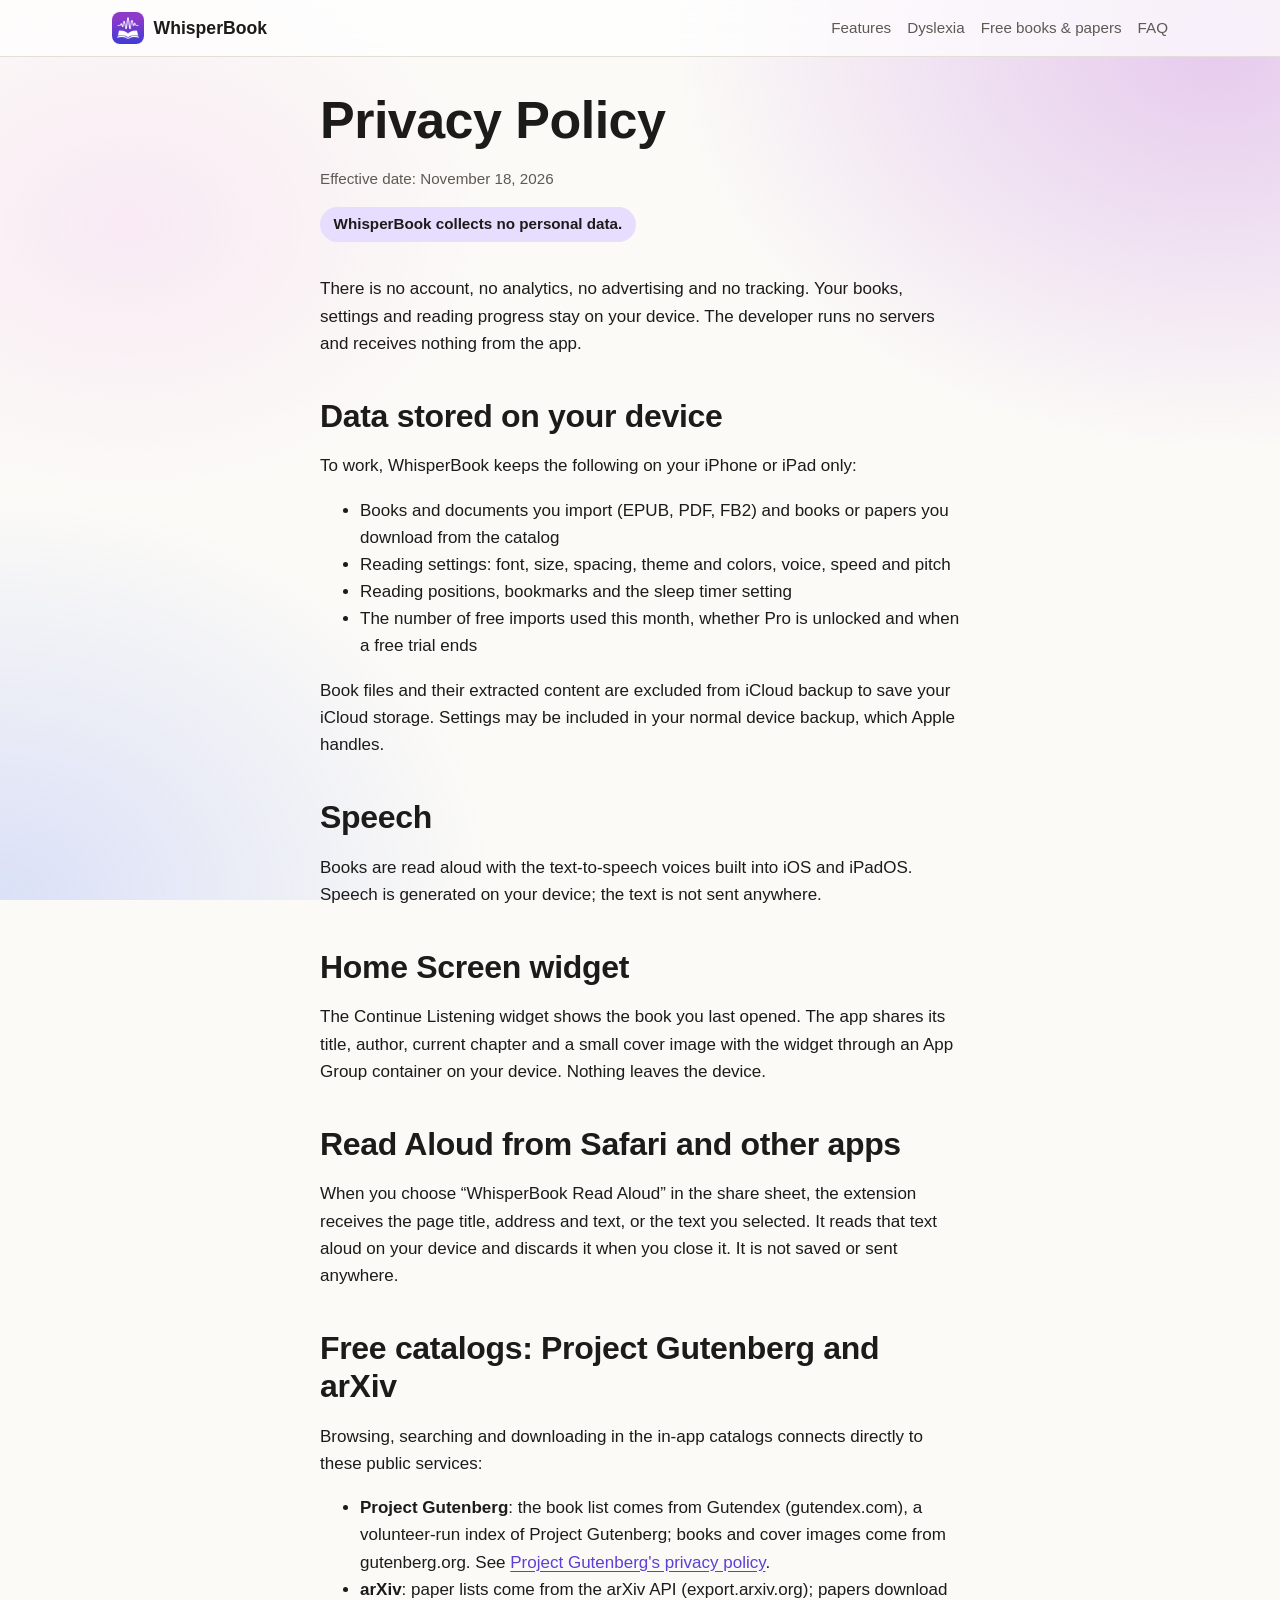
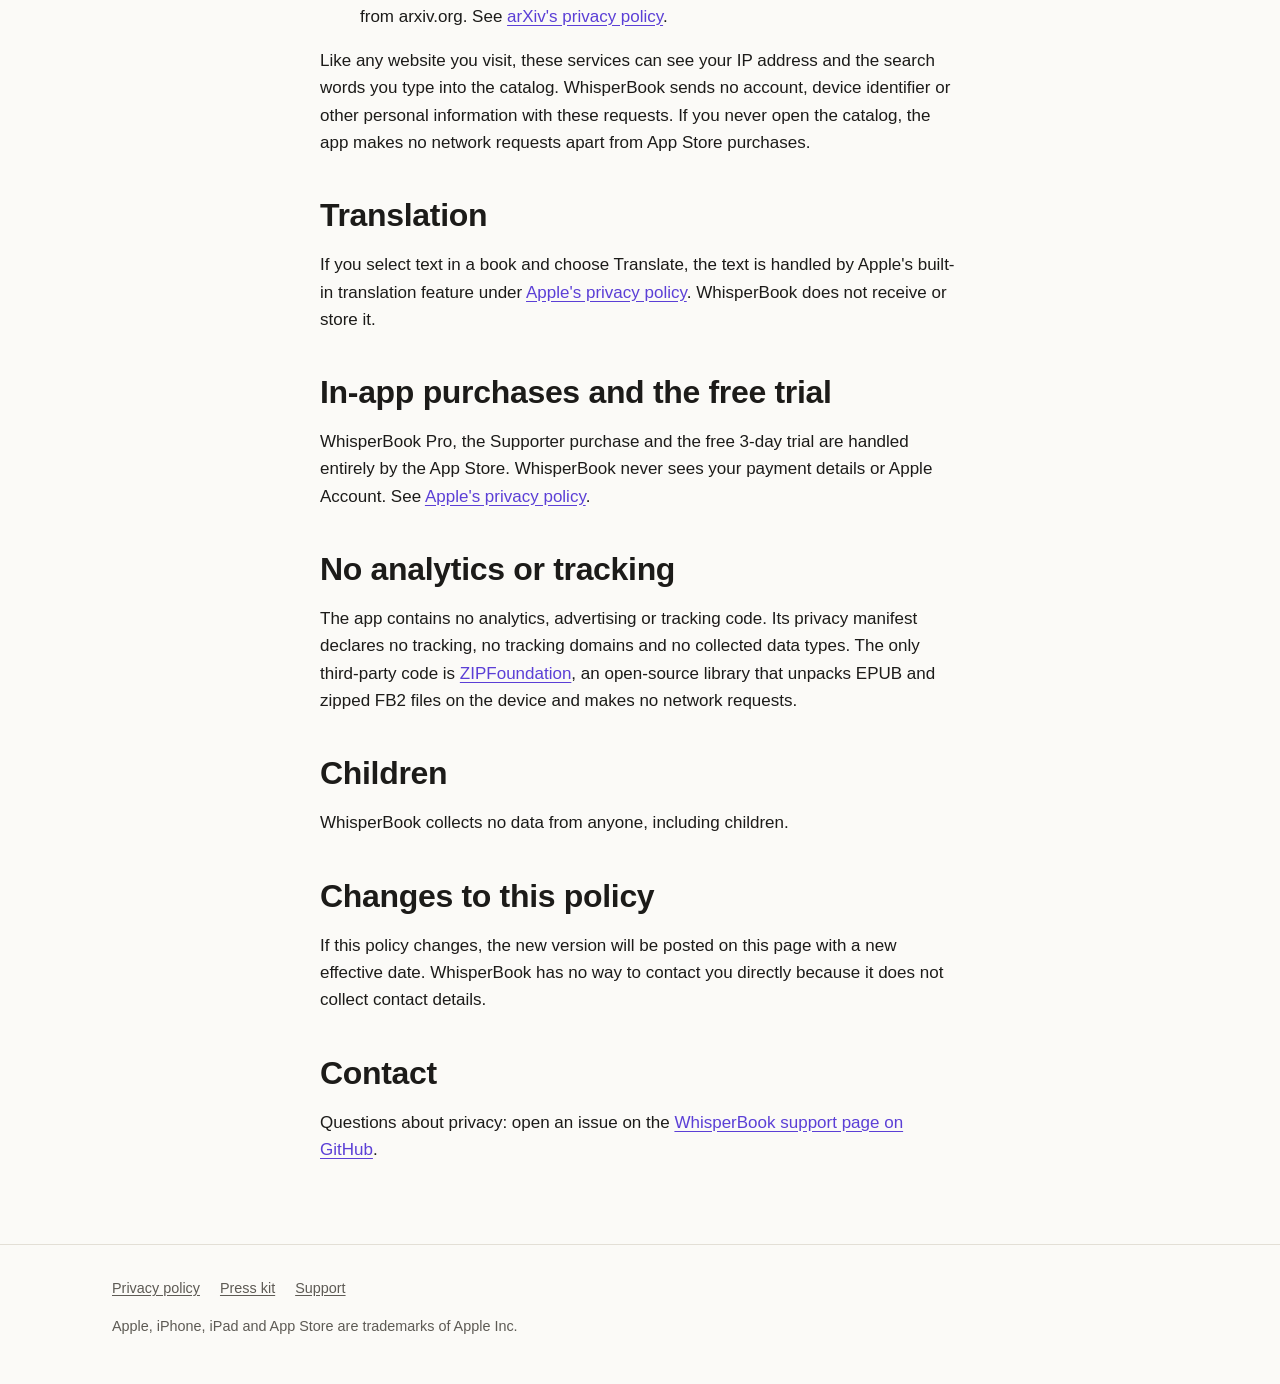
<file: whisperbook/privacy-policy.html>
<!doctype html>
<html lang="en">
<head>
<meta charset="utf-8">
<meta name="viewport" content="width=device-width, initial-scale=1">
<title>Privacy Policy · WhisperBook</title>
<meta name="description" content="WhisperBook collects no personal data. No account, no analytics, no tracking. Your books and settings stay on your device.">
<link rel="canonical" href="https://olicika.github.io/whisperbook/privacy-policy.html">
<meta name="apple-itunes-app" content="app-id=6759533461">
<meta name="theme-color" content="#fbfaf7" media="(prefers-color-scheme: light)">
<meta name="theme-color" content="#121212" media="(prefers-color-scheme: dark)">
<link rel="icon" href="assets/icon.svg" type="image/svg+xml">
<link rel="icon" href="assets/favicon-64.png" type="image/png" sizes="64x64">
<link rel="apple-touch-icon" href="assets/apple-touch-icon.png">
<link rel="stylesheet" href="style.css">
</head>
<body>
<a class="skip-link" href="#main">Skip to content</a>
<header class="site-header">
  <div class="wrap">
    <a class="brand" href="./"><img src="assets/apple-touch-icon.png" alt="" width="32" height="32">WhisperBook</a>
    <nav class="site-nav" aria-label="Main">
      <a href="./#features">Features</a>
      <a href="./#dyslexia">Dyslexia</a>
      <a href="./#free-books">Free books &amp; papers</a>
      <a href="./#faq">FAQ</a>
    </nav>
  </div>
</header>

<main id="main">
  <section class="section">
    <div class="wrap prose">
      <h1>Privacy Policy</h1>
      <p class="cta-note">Effective date: November 18, 2026</p>

      <p class="pill">WhisperBook collects no personal data.</p>
      <p>There is no account, no analytics, no advertising and no tracking. Your books, settings and reading progress stay on your device. The developer runs no servers and receives nothing from the app.</p>

      <h2>Data stored on your device</h2>
      <p>To work, WhisperBook keeps the following on your iPhone or iPad only:</p>
      <ul>
        <li>Books and documents you import (EPUB, PDF, FB2) and books or papers you download from the catalog</li>
        <li>Reading settings: font, size, spacing, theme and colors, voice, speed and pitch</li>
        <li>Reading positions, bookmarks and the sleep timer setting</li>
        <li>The number of free imports used this month, whether Pro is unlocked and when a free trial ends</li>
      </ul>
      <p>Book files and their extracted content are excluded from iCloud backup to save your iCloud storage. Settings may be included in your normal device backup, which Apple handles.</p>

      <h2>Speech</h2>
      <p>Books are read aloud with the text-to-speech voices built into iOS and iPadOS. Speech is generated on your device; the text is not sent anywhere.</p>

      <h2>Home Screen widget</h2>
      <p>The Continue Listening widget shows the book you last opened. The app shares its title, author, current chapter and a small cover image with the widget through an App Group container on your device. Nothing leaves the device.</p>

      <h2>Read Aloud from Safari and other apps</h2>
      <p>When you choose “WhisperBook Read Aloud” in the share sheet, the extension receives the page title, address and text, or the text you selected. It reads that text aloud on your device and discards it when you close it. It is not saved or sent anywhere.</p>

      <h2>Free catalogs: Project Gutenberg and arXiv</h2>
      <p>Browsing, searching and downloading in the in-app catalogs connects directly to these public services:</p>
      <ul>
        <li><strong>Project Gutenberg</strong>: the book list comes from Gutendex (gutendex.com), a volunteer-run index of Project Gutenberg; books and cover images come from gutenberg.org. See <a href="https://www.gutenberg.org/policy/privacy_policy.html">Project Gutenberg's privacy policy</a>.</li>
        <li><strong>arXiv</strong>: paper lists come from the arXiv API (export.arxiv.org); papers download from arxiv.org. See <a href="https://info.arxiv.org/help/policies/privacy_policy.html">arXiv's privacy policy</a>.</li>
      </ul>
      <p>Like any website you visit, these services can see your IP address and the search words you type into the catalog. WhisperBook sends no account, device identifier or other personal information with these requests. If you never open the catalog, the app makes no network requests apart from App Store purchases.</p>

      <h2>Translation</h2>
      <p>If you select text in a book and choose Translate, the text is handled by Apple's built-in translation feature under <a href="https://www.apple.com/legal/privacy/">Apple's privacy policy</a>. WhisperBook does not receive or store it.</p>

      <h2>In-app purchases and the free trial</h2>
      <p>WhisperBook Pro, the Supporter purchase and the free 3-day trial are handled entirely by the App Store. WhisperBook never sees your payment details or Apple Account. See <a href="https://www.apple.com/legal/privacy/">Apple's privacy policy</a>.</p>

      <h2>No analytics or tracking</h2>
      <p>The app contains no analytics, advertising or tracking code. Its privacy manifest declares no tracking, no tracking domains and no collected data types. The only third-party code is <a href="https://github.com/weichsel/ZIPFoundation">ZIPFoundation</a>, an open-source library that unpacks EPUB and zipped FB2 files on the device and makes no network requests.</p>

      <h2>Children</h2>
      <p>WhisperBook collects no data from anyone, including children.</p>

      <h2>Changes to this policy</h2>
      <p>If this policy changes, the new version will be posted on this page with a new effective date. WhisperBook has no way to contact you directly because it does not collect contact details.</p>

      <h2>Contact</h2>
      <p>Questions about privacy: open an issue on the <a href="https://github.com/olicika/ScreamBook-Issues/issues">WhisperBook support page on GitHub</a>.</p>
    </div>
  </section>
</main>

<footer class="site-footer">
  <div class="wrap">
    <nav aria-label="Footer">
      <a href="privacy-policy.html">Privacy policy</a>
      <a href="press.html">Press kit</a>
      <a href="https://github.com/olicika/ScreamBook-Issues/issues">Support</a>
    </nav>
    <p>Apple, iPhone, iPad and App Store are trademarks of Apple Inc.</p>
  </div>
</footer>
</body>
</html>
</file>
<file: whisperbook/style.css>
:root {
  color-scheme: light dark;
  --bg: #fbfaf7;
  --surface: #ffffff;
  --surface-2: #f2efe8;
  --text: #1c1b19;
  --muted: #5d5a54;
  --border: #e3dfd6;
  --accent: #5b3fd6;
  --accent-text: #ffffff;
  --highlight: #e6ddff;
  --focus: #1a73e8;
  --glow-1: rgb(176 79 214 / 0.28);
  --glow-2: rgb(74 108 247 / 0.18);
  --glow-3: rgb(240 139 230 / 0.14);
  --radius: 14px;
  --max: 68rem;
  --prose: 42rem;
  font-family: -apple-system, BlinkMacSystemFont, "Segoe UI", Roboto, "Helvetica Neue", Arial, sans-serif;
}

@media (prefers-color-scheme: dark) {
  :root {
    --bg: #121212;
    --surface: #1c1c1e;
    --surface-2: #232326;
    --text: #f2f1ee;
    --muted: #b0aca4;
    --border: #34343a;
    --accent: #a995ff;
    --accent-text: #120d26;
    --highlight: #3a2f6b;
    --focus: #8ab4f8;
    --glow-1: rgb(176 79 214 / 0.5);
    --glow-2: rgb(74 108 247 / 0.32);
    --glow-3: rgb(240 139 230 / 0.16);
  }
}

*, *::before, *::after { box-sizing: border-box; }

html { -webkit-text-size-adjust: 100%; }

body {
  margin: 0;
  background: var(--bg);
  color: var(--text);
  line-height: 1.6;
  font-size: 1.0625rem;
}

/* Page-wide violet/blue glow, matching the App Store slides. A fixed layer instead of background-attachment: fixed,
   which iOS Safari ignores. */
body::before {
  content: "";
  position: fixed;
  inset: 0;
  z-index: -1;
  pointer-events: none;
  background:
    radial-gradient(60vmax 45vmax at 95% 5%, var(--glow-1), transparent 70%),
    radial-gradient(55vmax 45vmax at 0% 100%, var(--glow-2), transparent 70%),
    radial-gradient(40vmax 30vmax at 10% 25%, var(--glow-3), transparent 70%);
}

img { max-width: 100%; height: auto; display: block; }

a { color: var(--accent); text-underline-offset: 0.15em; }
a:hover { text-decoration-thickness: 2px; }

:focus-visible { outline: 3px solid var(--focus); outline-offset: 2px; border-radius: 4px; }

.skip-link {
  position: absolute;
  left: 1rem;
  top: -3rem;
  background: var(--surface);
  color: var(--text);
  padding: 0.5rem 1rem;
  border-radius: 8px;
  z-index: 10;
}
.skip-link:focus { top: 1rem; }

.wrap { max-width: var(--max); margin: 0 auto; padding: 0 1rem; }
.prose { max-width: var(--prose); }

h1, h2, h3 { line-height: 1.2; letter-spacing: -0.01em; }
h1 { font-size: clamp(2rem, 6vw, 3.25rem); margin: 0 0 1rem; }
h2 { font-size: clamp(1.5rem, 4vw, 2rem); margin: 2.5rem 0 0.75rem; }
h3 { font-size: 1.2rem; margin: 1.5rem 0 0.5rem; }

.site-header { border-bottom: 1px solid var(--border); background: color-mix(in srgb, var(--surface) 70%, transparent); -webkit-backdrop-filter: blur(12px); backdrop-filter: blur(12px); }
.site-header .wrap { display: flex; align-items: center; justify-content: space-between; gap: 1rem; padding-top: 0.75rem; padding-bottom: 0.75rem; flex-wrap: wrap; }
.brand { display: flex; align-items: center; gap: 0.6rem; font-weight: 700; color: var(--text); text-decoration: none; font-size: 1.1rem; }
.brand img { width: 32px; height: 32px; border-radius: 8px; }
.site-nav { display: flex; gap: 1rem; flex-wrap: wrap; font-size: 0.95rem; }
.site-nav a { color: var(--muted); text-decoration: none; }
.site-nav a:hover { color: var(--text); text-decoration: underline; }

.hero { padding: 3rem 0 2rem; }
.hero-grid { display: grid; gap: 2rem; align-items: center; }
.hero .lede { font-size: 1.2rem; color: var(--muted); max-width: 36rem; }
.hero-shot { justify-self: center; max-width: 440px; }

.screenshot { width: 100%; height: auto; }

.pill {
  display: inline-block;
  background: var(--highlight);
  color: var(--text);
  font-weight: 600;
  padding: 0.35rem 0.85rem;
  border-radius: 999px;
  font-size: 0.95rem;
  margin-bottom: 1rem;
}

.cta-row { display: flex; flex-wrap: wrap; gap: 0.75rem 1.25rem; align-items: center; margin: 1.5rem 0 0.5rem; }
.cta-note { color: var(--muted); font-size: 0.95rem; margin: 0; }

/* Apple's official badge artwork; keep its proportions and clear space. */
.app-store-badge { display: inline-block; line-height: 0; border-radius: 8px; }
.app-store-badge img { display: block; width: 150px; height: 50px; }

.section { padding: 2rem 0; }
.section-alt { background: color-mix(in srgb, var(--surface-2) 55%, transparent); }

.features { display: grid; gap: 1rem; padding: 0; list-style: none; margin: 1.5rem 0 0; }
.feature { background: var(--surface); border: 1px solid var(--border); border-radius: var(--radius); padding: 1.25rem; }
.feature h3 { margin-top: 0; }
.feature p { margin: 0; color: var(--muted); }

.split { display: grid; gap: 2rem; align-items: center; }
.split .screenshot { max-width: 420px; justify-self: center; }

.price-card { background: var(--surface); border: 2px solid var(--accent); border-radius: var(--radius); padding: 1.5rem; max-width: var(--prose); }
.price-card .price { font-size: 2.25rem; font-weight: 800; margin: 0; }
.price-card ul { padding-left: 1.2rem; }

.faq details { background: var(--surface); border: 1px solid var(--border); border-radius: var(--radius); padding: 0.9rem 1.1rem; margin: 0.6rem 0; }
.faq summary { cursor: pointer; font-weight: 600; }
.faq details[open] summary { margin-bottom: 0.5rem; }
.faq details p { margin: 0.4rem 0 0; }

.facts { display: grid; grid-template-columns: max-content 1fr; gap: 0.4rem 1.25rem; margin: 1rem 0; }
.facts dt { color: var(--muted); }
.facts dd { margin: 0; }

.press-assets { list-style: none; padding: 0; display: grid; grid-template-columns: repeat(auto-fill, minmax(10rem, 1fr)); gap: 0.75rem; }
.press-assets a { display: flex; flex-direction: column; align-items: center; gap: 0.5rem; height: 100%; padding: 1rem; text-align: center;
  font-size: 0.9rem; text-decoration: none; color: var(--text); background: var(--surface); border: 1px solid var(--border); border-radius: var(--radius); }
.press-assets a:hover { border-color: var(--accent); }
.press-assets img { width: auto; max-height: 130px; border-radius: 12px; }

.site-footer { border-top: 1px solid var(--border); padding: 2rem 0; color: var(--muted); font-size: 0.9rem; margin-top: 2rem; }
.site-footer a { color: var(--muted); }
.site-footer nav { display: flex; flex-wrap: wrap; gap: 0.5rem 1.25rem; margin-bottom: 0.75rem; }

.visually-hidden { position: absolute; width: 1px; height: 1px; overflow: hidden; clip: rect(0 0 0 0); white-space: nowrap; }

@media (min-width: 720px) {
  .hero { padding: 4.5rem 0 3rem; }
  .hero-grid { grid-template-columns: 1.4fr 1fr; }
  .hero-shot { max-width: 520px; }
  .features { grid-template-columns: repeat(2, 1fr); }
  .split { grid-template-columns: 1.3fr 1fr; }
}

@media (min-width: 1000px) {
  .features { grid-template-columns: repeat(3, 1fr); }
}

@media (prefers-reduced-motion: reduce) {
  * { scroll-behavior: auto !important; transition: none !important; }
}
</file>
